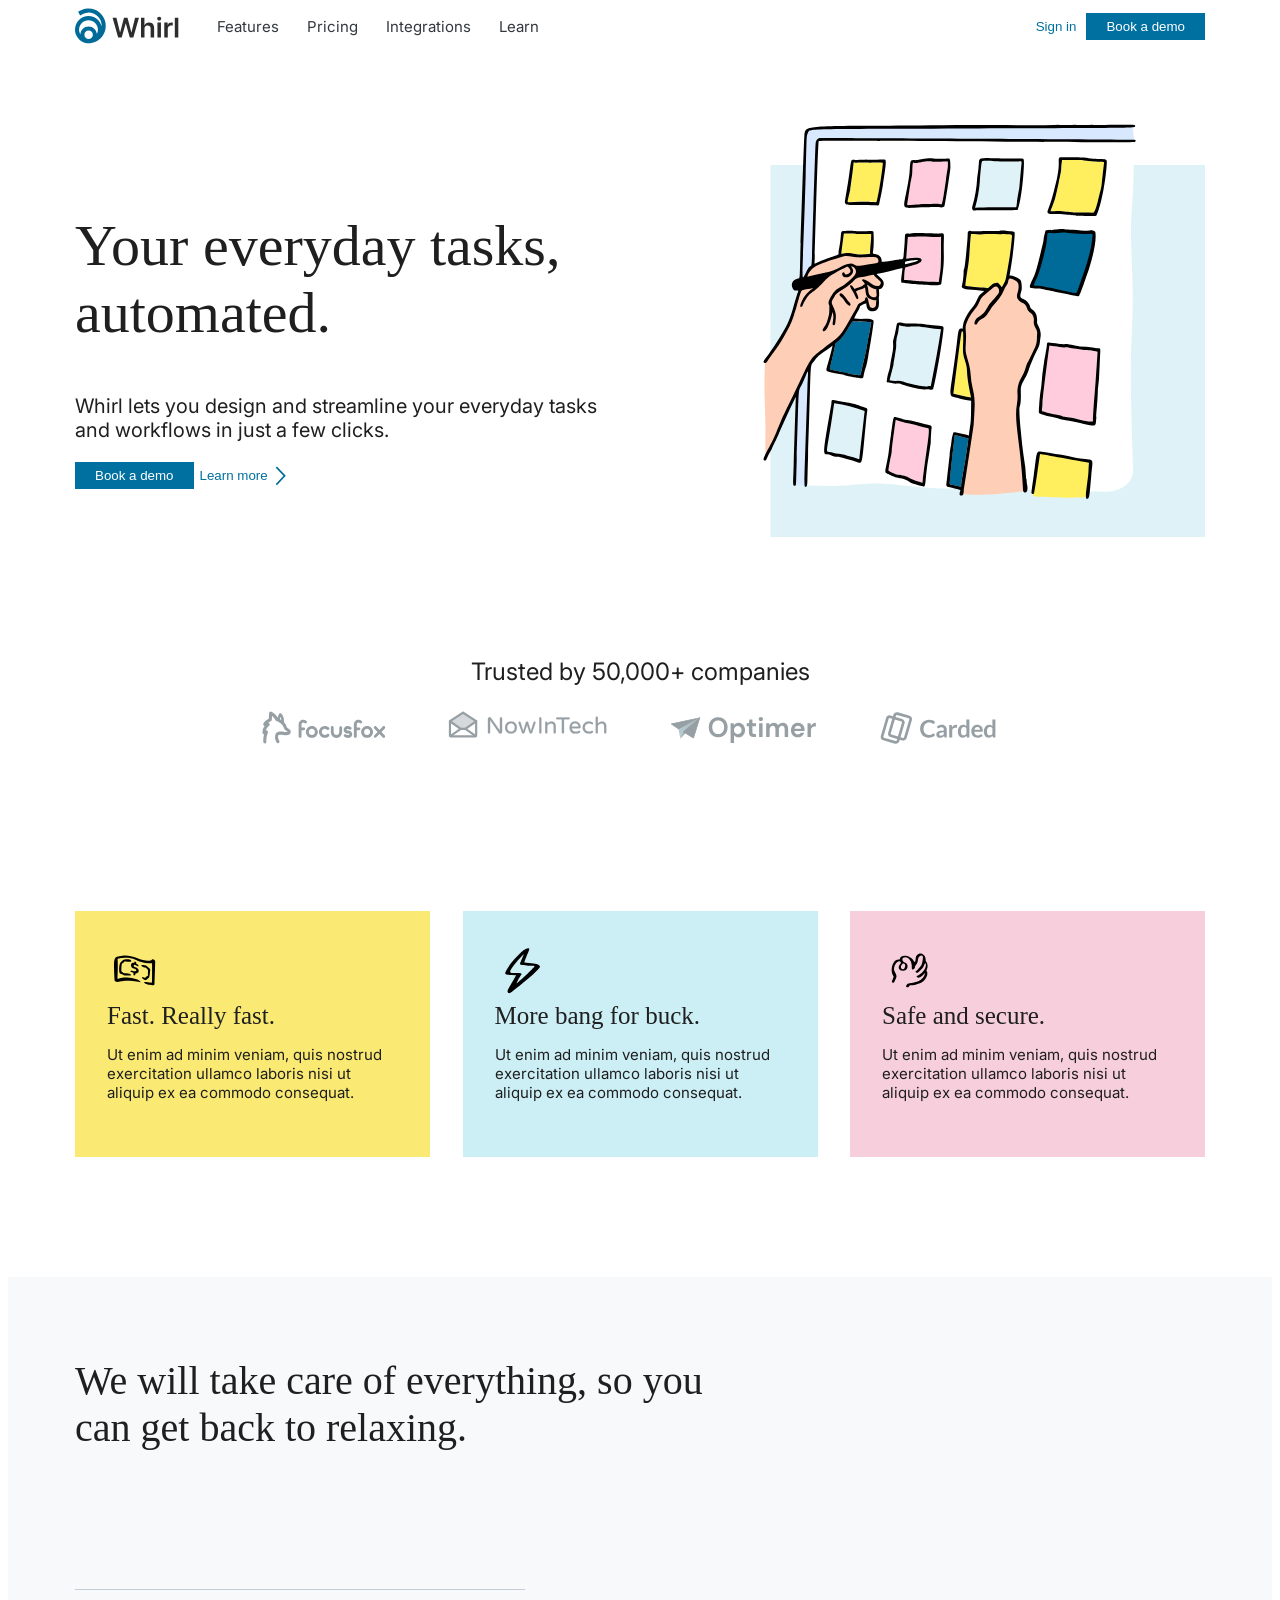
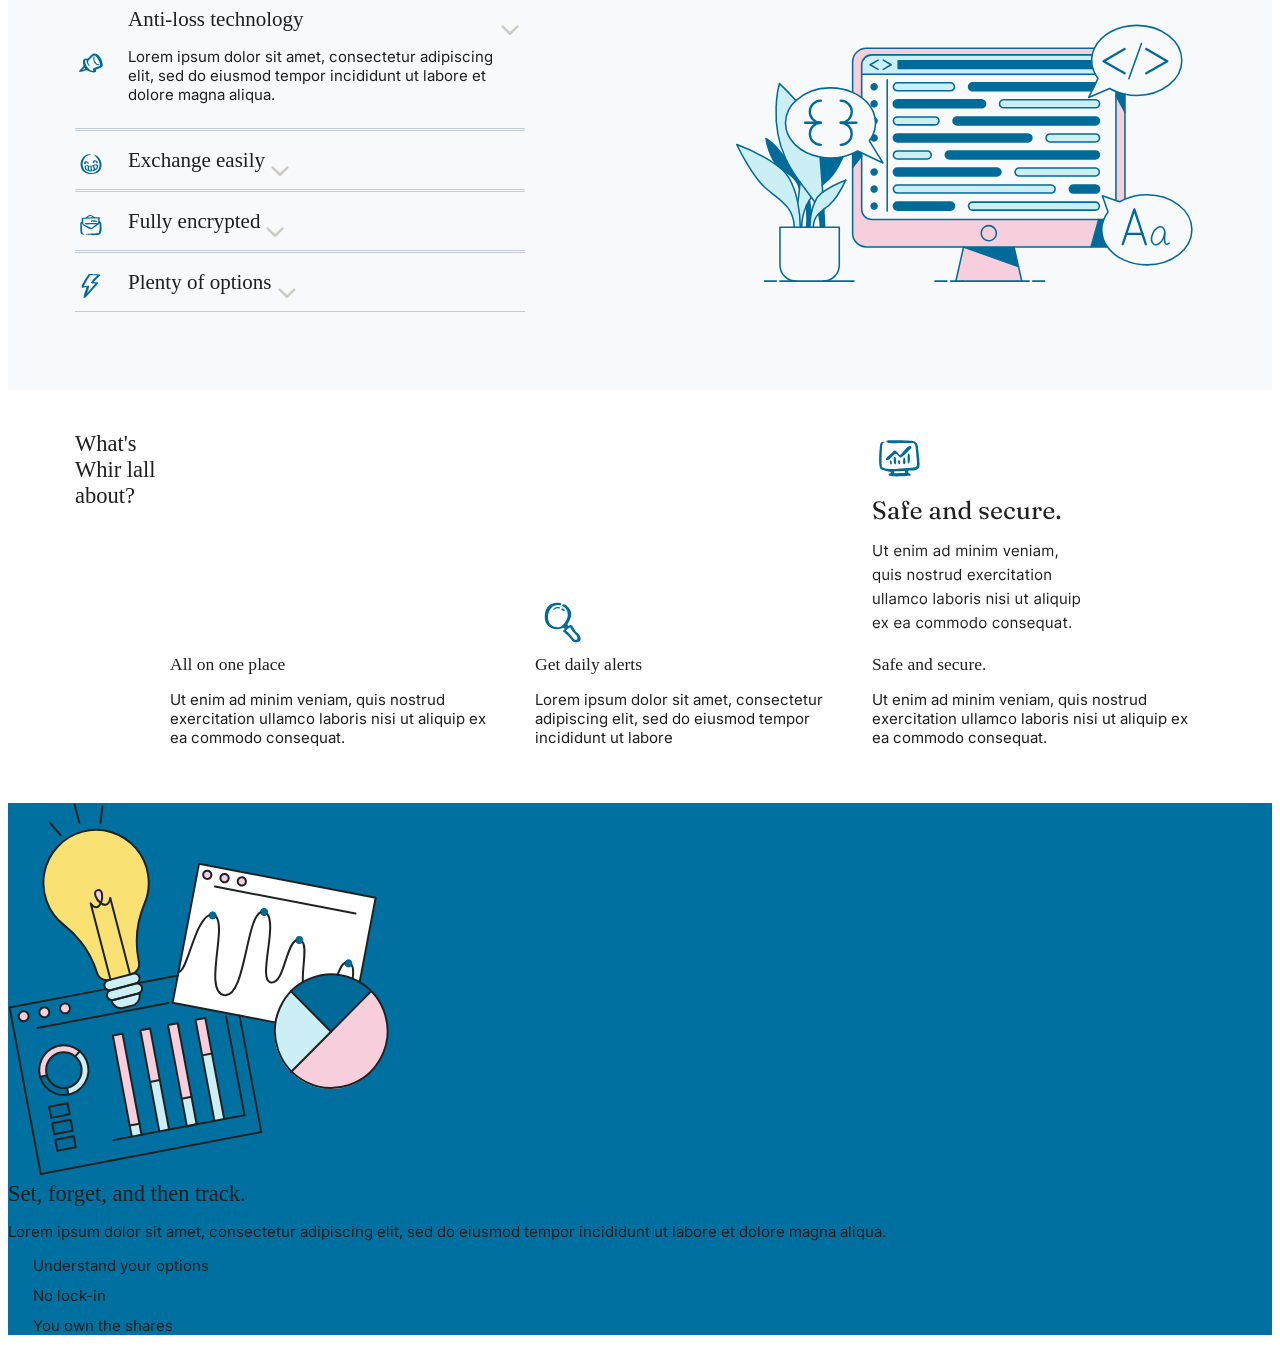
<file: whirl4/index.html>
<!DOCTYPE html>
<html lang="en">
<head>
    <meta charset="UTF-8">
    <meta name="viewport" content="width=device-width, initial-scale=1.0">
    <title>Document</title>
    <link rel="stylesheet" href="style.css">
    <link rel="preconnect" href="https://fonts.googleapis.com">
    <link rel="preconnect" href="https://fonts.gstatic.com" crossorigin>
    <link href="https://fonts.googleapis.com/css2?family=Inter:ital,opsz,wght@0,14..32,100..900;1,14..32,100..900&display=swap" rel="stylesheet">
</head>
<body>
    <header class="container">
        <div class="left-flex">
            <img class="logo" src="assets/logo.svg" alt="Logo">
            <nav class="nav-flex">
                <a href="#">Features</a>
                <a href="#">Pricing</a>
                <a href="#">Integrations</a>
                <a href="#">Learn</a>    
            </nav>
        </div>
        <div>
            <button class="sing-in">Sign in</button>
            <button class="demo">Book a demo</button>
        </div>
    </header>
    <main>
        <section class="main-info container">
            <div class="main-info-left">
                <h1>
                    Your everyday tasks, automated.
                </h1>
                <p class="main-info-text">
                    Whirl lets you design and 
                    streamline your everyday tasks and 
                    workflows in just a few clicks.
                </p>
                <div class="main-info-buttons">
                    <button class="demo">Book a demo</button>
                    <button class="sing-in">Learn more</button>
                    <img src="assets/arrow.svg">
                </div>
            </div>
            <img src="assets/IMAGE.svg">
        </section>
        <section class="companies container">
            <p class="companies-text">Trusted by 50,000+ companies</p>
            <ul class="companies-list">
                <li><img src="assets/1.svg"></li>
                <li><img src="assets/IMAGE (1).svg"></li>
                <li><img src="assets/IMAGE (2).svg"></li>
                <li><img src="assets/IMAGE (3).svg"></li>
            </ul>
        </section>
        <section class="features container">
            <div class="features-fast">
                <img src="assets/fast.svg">
                <h2 class="features-title">Fast. Really fast.</h2>
                <p>
                    Ut enim ad minim veniam, quis 
                    nostrud exercitation ullamco laboris 
                    nisi ut aliquip ex ea commodo consequat.
                </p>
            </div>
            <div class="features-buck">
                <img src="assets/buck.svg">
                <h2 class="features-title">More bang for buck.</h2>
                <p>
                    Ut enim ad minim veniam, quis 
                    nostrud exercitation ullamco laboris 
                    nisi ut aliquip ex ea commodo consequat.
                </p>
            </div>
            <div class="features-safe">
                <img src="assets/safe.svg">
                <h2 class="features-title">Safe and secure.</h2>
                <p>
                    Ut enim ad minim veniam, quis 
                    nostrud exercitation ullamco laboris 
                    nisi ut aliquip ex ea commodo consequat.
                </p>
            </div>
        </section>
        <section class="care">
            <div class="container">
                <h2 class="care-title">
                    We will take care of everything,
                    so you can get back to relaxing.
                </h2>
                <div class="care-info-flex">
                    <div>
                        <div class="care-block">
                            <img src="assets/pin.svg">
                            <div class="care-block-info">
                                <h3 class="care-block-title">Anti-loss technology</h3>
                                <p>
                                    Lorem ipsum dolor sit amet, 
                                    consectetur adipiscing elit, 
                                    sed do eiusmod tempor incididunt 
                                    ut labore et dolore magna aliqua.
                                </p>
                            </div>
                            <button class="care-button"></button>
                        </div>
                        <div class="care-block">
                            <img src="assets/smile.svg">
                            <div class="care-block-info">
                                <h3 class="care-block-title">Exchange easily</h3>
                            </div>
                            <button class="care-button"></button>
                        </div>
                        <div class="care-block">
                            <img src="assets/mail.svg">
                            <div class="care-block-info">
                                <h3 class="care-block-title">Fully encrypted</h3>
                            </div>
                            <button class="care-button"></button>
                        </div>
                        <div class="care-block">
                            <img src="assets/lightning.svg">
                            <div class="care-block-info">
                                <h3 class="care-block-title">Plenty of options</h3>
                            </div>
                            <button class="care-button"></button>
                        </div>
                    </div>
                    <img src="assets/comp.svg">    
                </div>
            </div>
        </section>
        <section class="about container">
            <h2>
                What's Whir lall about?
            </h2>
            <div class="about-block">
                <div class="about-block-item">
                    <h3>All on one place</h3>
                    <p>
                        Ut enim ad minim veniam, quis nostrud exercitation ullamco laboris nisi ut aliquip ex ea commodo consequat.
                    </p>
                </div>
                <div class="about-block-item">
                    <img src= "assets/IMAGElpa.svg">
                    <h3>Get daily alerts</h3>
                    <p>
                        Lorem ipsum dolor sit amet, consectetur adipiscing elit, sed do eiusmod tempor incididunt ut labore
                    </p>
                </div>
                <div class="about-block-item">
                    <img src="assets/Frameekr.svg">
                    <h3>Safe and secure.</h3>
                    <p>
                        Ut enim ad minim veniam, quis nostrud exercitation ullamco laboris nisi ut aliquip ex ea commodo consequat.
                    </p>
                </div>
            </div>
        </section>
        <section class="track">
            <div class="track-block container">

            </div>
            <img src="assets/IMAGEtrack.svg">
            <div>
                <h2>
                    Set, forget, and then track.
                </h2>
                <p>
                    Lorem ipsum dolor sit amet, consectetur adipiscing elit, sed do eiusmod tempor incididunt ut labore et dolore magna aliqua.
                </p>
                <ul class="track-block-list">
                    <li>Understand your options</li>
                    <li>No lock-in</li>
                    <li>You own the shares</li>
                </ul>
            </div>

        </section>
    </main>    
</body>
</html>
</file>
<file: whirl4/style.css>
body {
    font-family: "Inter", sans-serif;
    font-size: 15px;
    color: #1F1F1F;
}
.container {
    max-width: 1130px;
    margin: 0 auto;
}
header {
    display: flex;
    justify-content: space-between;
    align-items: center;
}
.left-flex {
    display: flex;
    align-items: center;
}
.logo {
    margin-right: 36px;
}
.nav-flex a {
    margin-right: 24px;
}
a {
    text-decoration: none;
    color: #33383F;
}
.sing-in {
    color: #0070A0;
    background: none;
    border: none;
}
.demo {
    color: #FFFFFF;
    background-color: #0070A0;
    padding: 6px 20px;
    border: none;
}
h1 {
    font-family: "Fraunces", serif;
    font-size: 58px;
    font-weight: 400;
    color: #1F1F1F;
}
.main-info-text {
    font-size: 20px;
    color: #1F1F1F;
}
.main-info-buttons {
    display: flex;
    align-items: center;
}
.main-info {
    display: flex;
    justify-content: space-between;
    align-items: center;
    margin: 70px auto 120px auto;
}
.main-info-left {
    width: 525px;
}
.companies-text {
    margin: 0 auto;
    width: fit-content;
    font-size: 24px;
    margin-bottom: 25px;
}
li {
    list-style-type: none;
}
.companies-list {
    display: flex;
    justify-content: center;
}
.companies-list li {
    margin-right: 62px;
}
.features {
    display: flex;
    justify-content: space-between;
    margin-top: 162px;
    margin-bottom: 120px;
}
.features div {
    padding: 32px 32px 40px 32px;
    width: 291px;
}
h2, h3 {
    font-family: "Fraunces", serif;
    font-weight: 400;
    margin: 0;
}
.features-title {
    font-size: 25px;
}
.features-fast {
    background-color: #FAEA73;
}
.features-buck {
    background-color: #CCEFF6;
}
.features-safe {
    background-color: #F7CEDC;
}
.care {
    background-color: #F7F9FA;
}
.care-title {
    font-size: 40px;
    width: 630px;
    margin-bottom: 60px;
    padding-top: 80px;
    font-weight: 500;
}
.care-block-title {
    font-size: 21px;
}
.care-block-info {
    margin-left: 21px;
}
.care-button::after {
    content: url(assets/arrow-down.svg);
}
.care-button {
    height: fit-content;
    border: none;
    background: none;
    margin-top: 15px;
}
.care-block {
    width: 450px;
    border: 1px solid #C2CDD8;
    border-left-style: none;
    border-right-style: none;
    padding: 17px 0 9px 0;
    margin-bottom: 1px;
    display: flex;
}
.care-info-flex {
    display: flex;
    justify-content: space-between;
    align-items: center;
}
.care-info-flex{
    display: flex;
    justify-content: space-between;
    align-items: center;
}
.care-block-img{
    display: flex;
    align-items: start;
}
.about{
    display: flex;
    justify-content: space-between;
    align-items: start;
    margin: 41px auto;
}
.about-title {
    font-size: 41px;
    width: 250;
}
.about-block {
    display: flex;
    align-items: end;
    writing-mode: 730px;
}
.about-block-item:nth-child(even) {
    margin: 0 32px;
}
.care-block-item h3 {
    font-size: 25px;
}
.care-block-item p {
    line-height: 24px;
    letter-spacing: 0.2px;
}
.track {
    background-color: #0070A0;
}
.track-block {
    display: flex;
    justify-content: space-between;
    align-items: center;
}
.track-block-info h2 {
    font-size: 42px;
    margin-bottom: 21px;
    width: 350px;
}
.track-block-info p {
    font-size: 18px;
    margin-bottom: 17px;
    width: 480;
    font-weight: 400;
}
.track-block-list li:nth-child(2) {
    margin: 11px 0;
}
.track-block-list li {
    list-style-image: url;
}
.track-block-list {
    padding-left: 25px;
}
.track-block-info button {
    padding-left: 25px;
    margin-top: 27px;
}
</file>
